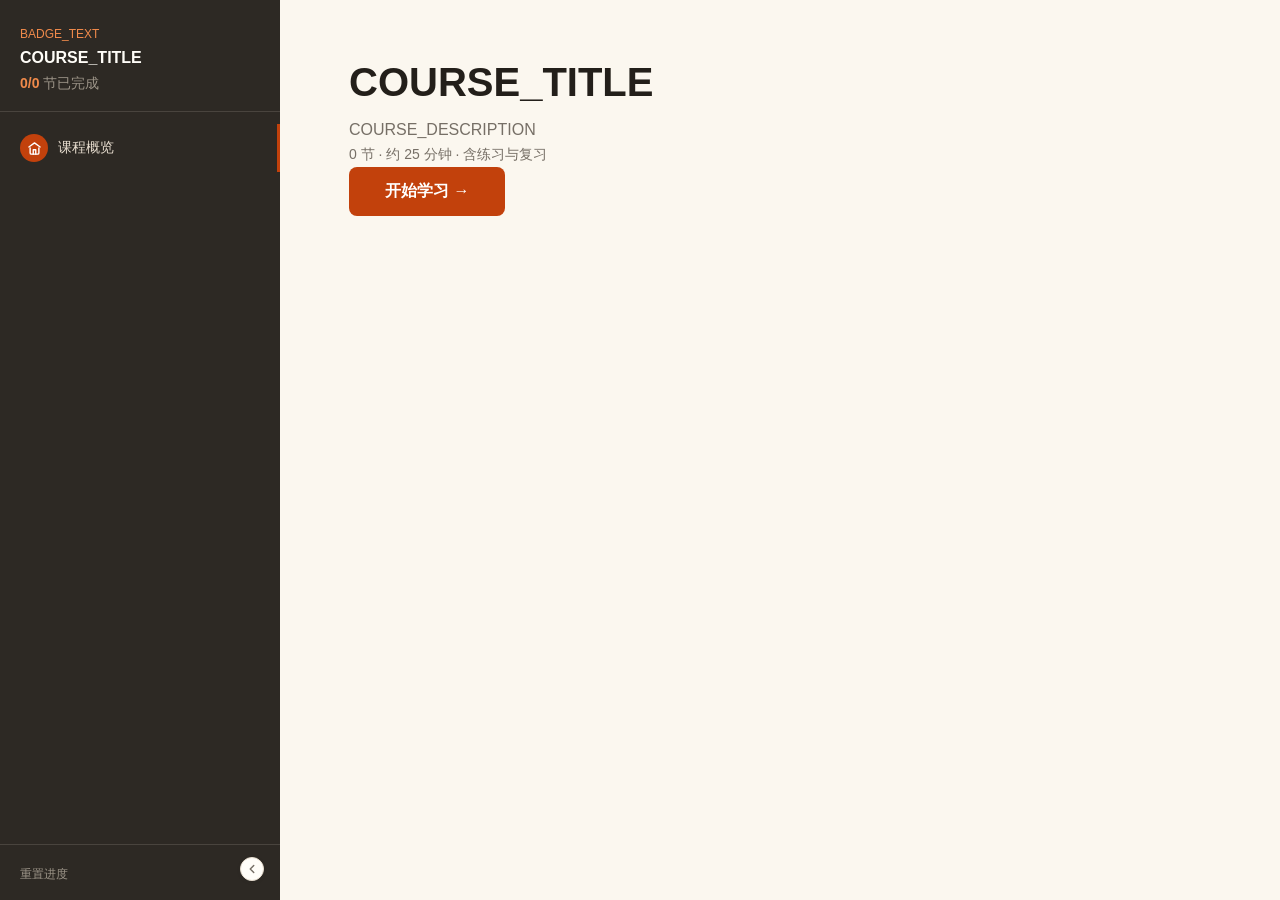
<file: assets/class-viewer/index.html>
<!DOCTYPE html>
<html lang="zh-CN">
<head>
  <meta charset="UTF-8">
  <meta name="viewport" content="width=device-width, initial-scale=1.0">
  <title></title>
  <link rel="stylesheet" href="styles.css">
</head>
<body>
  <div id="app">
    <input type="checkbox" id="sidebar-toggle" class="sidebar-toggle">
    <label for="sidebar-toggle" class="sidebar-toggle-label" aria-label="菜单">
      <span></span><span></span><span></span>
    </label>
    <div class="sidebar-overlay" onclick="document.getElementById('sidebar-toggle').checked=false"></div>
    <nav id="sidebar">
      <div id="back-link"></div>
      <div class="scroll-progress" id="scroll-progress" role="progressbar" aria-valuenow="0" aria-valuemin="0" aria-valuemax="100"></div>
      <div id="sidebar-header">
        <div id="course-badge"></div>
        <h2 id="sidebar-title"></h2>
        <div id="progress-summary">
          <span id="progress-count">0/0</span>
          <span id="progress-label">节已完成</span>
        </div>
      </div>
      <ul id="lesson-nav">
        <li class="nav-item" data-lesson="0">
          <span class="nav-number nav-special nav-home">
            <svg width="15" height="15" viewBox="0 0 24 24" fill="none" stroke="currentColor" stroke-width="2.2" stroke-linecap="round" stroke-linejoin="round"><path d="M3 9.5L12 3l9 6.5"/><path d="M5 11v8a2 2 0 002 2h10a2 2 0 002-2v-8"/><path d="M10 21v-7h4v7"/></svg>
          </span>
          <span class="nav-label">课程概览</span>
        </li>
      </ul>
      <div id="sidebar-footer">
        <a href="#" id="reset-progress">重置进度</a>
      </div>
    </nav>

    <button id="sidebar-toggle-btn" title="折叠侧栏">
      <svg width="14" height="14" viewBox="0 0 24 24" fill="none" stroke="currentColor" stroke-width="2.5" stroke-linecap="round" stroke-linejoin="round"><polyline points="15 18 9 12 15 6"/></svg>
    </button>

    <main id="main">
      <section id="overview" class="view active">
        <div id="hero">
          <h1></h1>
          <p id="hero-desc"></p>
          <div id="hero-meta">
            <span></span>
            <span>·</span>
            <span></span>
            <span>·</span>
            <span></span>
          </div>
          <button id="start-btn">开始学习 →</button>
        </div>
        <div id="lesson-cards"></div>
      </section>

      <section id="lesson-view" class="view">
        <div id="lesson-header">
          <div id="lesson-number"></div>
          <h2 id="lesson-title"></h2>
        </div>
        <div id="lesson-goal"></div>

        <div id="objectives-block">
          <h3>学习目标</h3>
          <ul id="objectives-list"></ul>
        </div>

        <div id="lesson-body"></div>

        <div id="flashcards-block">
          <h3>闪卡复习</h3>
          <p class="block-hint">点击卡片翻转查看答案</p>
          <div id="flashcards-container" class="flashcards-container"></div>
        </div>

        <div id="quiz-block">
          <h3>小测验</h3>
          <div id="quiz-container" class="quiz-container"></div>
        </div>

        <div id="sources-block">
          <h3>参考资料</h3>
          <div id="sources-container"></div>
        </div>

        <div id="lesson-nav-buttons">
          <button id="prev-btn" class="nav-btn">← 上一节</button>
          <button id="next-btn" class="nav-btn">下一节 →</button>
        </div>
      </section>
    </main>
  </div>
  <script src="data.js"></script>
  <script src="page.js"></script>
  <script src="script.js"></script>
</body>
</html>
</file>
<file: assets/class-viewer/styles.css>
/* class-viewer v1.0.0 */

/* Design tokens */
:root {
  --radius: 8px;
  --sidebar-w: 280px;
}

/* default theme (applied via :root and body.theme-default) */
:root, body.theme-default {
  --bg: #fbf7ef;
  --surface: #fffdf8;
  --text: #231f1a;
  --muted: #766f66;
  --border: #e8ded0;
  --primary: #2d2924;
  --accent: #c2410c;
  --accent-rgb: 194, 65, 12;
  --success: #15803d;
  --success-rgb: 21, 128, 61;
  --warning: #b45309;
  --warning-rgb: 181, 83, 9;
  --sidebar-fg: #e8ded0;
  --sidebar-muted: #9c9488;
  --sidebar-accent: #f08a4b;
  --sidebar-border: rgba(232,222,208,0.15);
}

body.theme-apple-blue {
  --bg: #f5f5f7;
  --surface: #ffffff;
  --text: #1d1d1f;
  --muted: #86868b;
  --border: #d2d2d7;
  --primary: #1d1d1f;
  --accent: #0071e3;
  --accent-rgb: 0, 113, 227;
  --success: #34c759;
  --success-rgb: 52, 199, 89;
  --warning: #ff9f0a;
  --warning-rgb: 255, 159, 10;
  --sidebar-fg: #d2d2d7;
  --sidebar-muted: #86868b;
  --sidebar-accent: #5e9eff;
  --sidebar-border: rgba(255,255,255,0.1);
}

/* Reset */
*, *::before, *::after { box-sizing: border-box; margin: 0; padding: 0; }

body {
  font-family: -apple-system, BlinkMacSystemFont, "Segoe UI", "Noto Sans SC", "PingFang SC", "Microsoft YaHei", sans-serif;
  background: var(--bg);
  color: var(--text);
  font-size: 1rem;
  line-height: 1.7;
  -webkit-font-smoothing: antialiased;
}

/* Layout */
#app { display: flex; min-height: 100vh; }

/* Sidebar */
#sidebar {
  width: var(--sidebar-w);
  background: var(--primary);
  color: var(--sidebar-fg);
  display: flex;
  flex-direction: column;
  position: fixed;
  top: 0; left: 0; bottom: 0;
  z-index: 10;
  overflow-y: auto;
  transition: transform 0.25s ease;
}

/* 由 COURSE.backLink 驱动；不配置时 #back-link 是空的，flex 列里占 0 高度 */
.back-link {
  display: block;
  padding: 12px 20px 8px;
  font-size: 13px;
  color: var(--sidebar-fg);
  text-decoration: none;
}

#sidebar-header {
  padding: 24px 20px 16px;
  border-bottom: 1px solid var(--sidebar-border);
}

#sidebar-toggle-btn {
  display: flex;
  align-items: center;
  justify-content: center;
  position: fixed;
  bottom: 19px;
  left: calc(var(--sidebar-w) - 40px);
  z-index: 40;
  width: 24px; height: 24px;
  background: var(--surface);
  border: 1px solid var(--border);
  border-radius: 50%;
  cursor: pointer;
  color: var(--muted);
  padding: 0;
  box-shadow: 0 1px 4px rgba(0,0,0,0.06);
  transition: left 0.25s ease, color 0.15s, border-color 0.15s;
}
#sidebar-toggle-btn:hover { border-color: var(--accent); color: var(--accent); }
#sidebar-toggle-btn svg { transition: transform 0.25s ease; }

.sidebar-hidden #sidebar-toggle-btn { left: 10px; }
.sidebar-hidden #sidebar-toggle-btn svg { transform: rotate(180deg); }

#course-badge {
  font-size: 0.75rem;
  text-transform: uppercase;
  color: var(--sidebar-accent);
}

#sidebar-title {
  font-size: 1rem;
  font-weight: 600;
  color: var(--surface);
}

#progress-summary { font-size: 0.875rem; color: var(--sidebar-muted); }
#progress-count { color: var(--sidebar-accent); font-weight: 600; }

.scroll-progress {
  display: none;
}

/* Nav items */
#lesson-nav {
  list-style: none;
  flex: 1;
  padding: 12px 0;
}

.nav-item {
  display: flex;
  align-items: center;
  gap: 10px;
  padding: 10px 20px;
  cursor: pointer;
  transition: background 0.15s;
  font-size: 0.875rem;
}
.nav-item:hover { background: rgba(255,255,255,0.06); }
/* 选中项已经有右侧竖条指示，悬停时不再叠一层背景 */
.nav-item.active { background: transparent; border-right: 3px solid var(--accent); }

.nav-number {
  width: 28px; height: 28px;
  border-radius: 50%;
  background: rgba(255,255,255,0.08);
  display: flex; align-items: center; justify-content: center;
  font-size: 0.875rem; font-weight: 600;
}

.nav-number.nav-special { background: var(--accent); color: #fff; }
.nav-item.completed .nav-number { background: var(--accent); color: #fff; }

/* Sidebar footer */
#sidebar-footer {
  padding: 14px 20px;
  border-top: 1px solid var(--sidebar-border);
}

#reset-progress {
  color: var(--sidebar-muted);
  font-size: 0.75rem;
  text-decoration: none;
}
#reset-progress:hover { color: var(--accent); }

/* Main */
#main {
  flex: 1;
  margin-left: var(--sidebar-w);
  min-height: 100vh;
  transition: margin-left 0.25s ease;
}

.sidebar-hidden #sidebar { transform: translateX(calc(var(--sidebar-w) * -1)); }
.sidebar-hidden #main { margin-left: 0; }

.view { display: none; padding: 48px 56px; max-width: 780px; }
.view.active { display: block; }

/* ── Overview ───────────────────────────────────────────── */
#hero { margin-bottom: 32px; }

#hero h1 {
  font-size: 2.5rem;
  font-weight: 700;
}

#hero-desc {
  color: var(--muted);
  max-width: 600px;
}

#hero-meta { font-size: 0.875rem; color: var(--muted); }

#start-btn {
  display: inline-block;
  background: var(--accent);
  color: #fff;
  border: none;
  padding: 14px 36px;
  font-size: 1rem;
  font-weight: 600;
  border-radius: var(--radius);
  cursor: pointer;
  transition: background 0.15s;
}
#start-btn:hover { filter: brightness(0.85); }

/* Lesson cards */
#lesson-cards {
  display: grid;
  grid-template-columns: repeat(auto-fill, minmax(320px, 1fr));
  gap: 16px;
}

.lesson-card {
  background: var(--surface);
  border: 1px solid var(--border);
  border-radius: var(--radius);
  padding: 20px 22px;
  cursor: pointer;
  transition: box-shadow 0.15s, border-color 0.15s;
}
.lesson-card:hover {
  border-color: var(--accent);
  box-shadow: 0 2px 12px rgba(0,0,0,0.06);
}

.lesson-card-number {
  font-size: 2rem;
  font-weight: 800;
  color: var(--accent);
  opacity: 0.25;
}

.lesson-card-title { font-weight: 600; }

.lesson-card-concepts {
  font-size: 0.875rem;
  color: var(--muted);
}

/* ── Lesson view ────────────────────────────────────────── */
#lesson-number {
  font-size: 5rem;
  font-weight: 800;
  color: var(--accent);
  opacity: 0.12;
  line-height: 0.8;
  pointer-events: none;
  user-select: none;
}

#lesson-title {
  font-size: 2.25rem;
  font-weight: 700;
}

#lesson-goal { color: var(--muted); }

/* ── Shared components ──────────────────────────────────── */
#lesson-body .ai-dialog-box,
#lesson-body .code-example-box,
#lesson-body .case-example-box,
.lesson-body .ai-dialog-box,
.lesson-body .code-example-box,
.lesson-body .case-example-box {
  background: var(--surface);
  border: 1px solid var(--border);
  border-radius: var(--radius);
  padding: 16px 18px;
  margin-bottom: 16px;
}

#lesson-body .ai-dialog-box .ai-dialog-label,
#lesson-body .code-example-box .code-example-label,
#lesson-body .case-example-box .case-example-label,
#lesson-body .insight-title,
.lesson-body .ai-dialog-box .ai-dialog-label,
.lesson-body .code-example-box .code-example-label,
.lesson-body .case-example-box .case-example-label,
.lesson-body .insight-title {
  display: block;
  font-weight: 700;
  color: var(--accent);
}

#objectives-block h3,
#flashcards-block h3,
#quiz-block h3,
.objectives-block h3,
.flashcards-block h3,
.quiz-block h3 {
  font-size: 1.25rem;
  font-weight: 600;
}

#flashcards-block,
#quiz-block,
.flashcards-block,
.quiz-block {
  margin-top: 32px;
  padding-top: 24px;
  border-top: 1px solid var(--border);
}

/* ── Objectives ─────────────────────────────────────────── */
#objectives-block,
.objectives-block { margin-top: 2rem; margin-bottom: 2rem; }

#objectives-list,
.objectives-list {
  list-style: none;
  display: flex;
  flex-direction: column;
  gap: 8px;
}

#objectives-list li,
.objectives-list li {
  padding-left: 20px;
  position: relative;
}

#objectives-list li::before,
.objectives-list li::before {
  content: "→";
  position: absolute;
  left: 0;
  color: var(--accent);
  font-weight: 600;
}

/* ── Lesson body ────────────────────────────────────────── */
#lesson-body,
.lesson-body { margin-bottom: 24px; }

#lesson-body p,
.lesson-body p { margin-bottom: 1rem; }

/* ai-dialog */
#lesson-body .ai-dialog-box .chat-msg,
.lesson-body .ai-dialog-box .chat-msg { margin-bottom: 10px; }
#lesson-body .ai-dialog-box .chat-msg:last-child,
.lesson-body .ai-dialog-box .chat-msg:last-child { margin-bottom: 0; }

#lesson-body .ai-dialog-box .chat-msg .role,
.lesson-body .ai-dialog-box .chat-msg .role {
  font-weight: 600;
  font-size: 0.75rem;
}
#lesson-body .ai-dialog-box .chat-msg .role.user,
#lesson-body .ai-dialog-box .chat-msg .role.ai,
.lesson-body .ai-dialog-box .chat-msg .role.user,
.lesson-body .ai-dialog-box .chat-msg .role.ai { color: var(--accent); }

#lesson-body .ai-dialog-box .chat-msg .msg-text,
.lesson-body .ai-dialog-box .chat-msg .msg-text {
  padding-left: 8px;
  border-left: 2px solid var(--border);
}

/* code-example */
#lesson-body .code-example-box pre,
.lesson-body .code-example-box pre {
  margin-top: 12px;
  overflow-x: auto;
}

#lesson-body .code-example-box code,
.lesson-body .code-example-box code {
  font-family: "SF Mono", "Fira Code", "Cascadia Code", Consolas, monospace;
  font-size: 0.875rem;
  white-space: pre;
}

/* case-example */
#lesson-body .case-example-box .case-example-scenario,
.lesson-body .case-example-box .case-example-scenario { margin-bottom: 10px; }

/* insight */
#lesson-body .insight,
.lesson-body .insight {
  display: flex;
  gap: 16px;
  background: var(--surface);
  border: 1px solid var(--border);
  border-left: 3px solid var(--accent);
  border-radius: var(--radius);
  padding: 16px 20px;
  margin-bottom: 1rem;
}

#lesson-body .insight-icon,
.lesson-body .insight-icon { font-size: 2rem; }
#lesson-body .insight-body,
.lesson-body .insight-body { flex: 1; }

/* ── Flashcards ─────────────────────────────────────────── */
#flashcards-block,
.flashcards-block { margin-bottom: 24px; }

.block-hint {
  font-size: 0.75rem;
  color: var(--muted);
}

#flashcards-container,
.flashcards-container {
  display: grid;
  grid-template-columns: repeat(auto-fill, minmax(280px, 1fr));
  gap: 12px;
}

.flashcard {
  height: 140px;
  perspective: 600px;
  cursor: pointer;
}

.flashcard-inner {
  width: 100%; height: 100%;
  position: relative;
  transition: transform 0.4s;
  transform-style: preserve-3d;
}
.flashcard.flipped .flashcard-inner { transform: rotateY(180deg); }

.flashcard-front, .flashcard-back {
  position: absolute;
  width: 100%; height: 100%;
  backface-visibility: hidden;
  border-radius: var(--radius);
  display: flex;
  align-items: center;
  justify-content: center;
  text-align: center;
  padding: 20px;
}

.flashcard-icon {
  position: absolute;
  top: 8px; right: 10px;
  font-size: 1rem;
  opacity: 0.5;
}

.flashcard-front {
  background: var(--surface);
  border: 1px solid var(--border);
  font-weight: 500;
}

.flashcard-back {
  background: var(--primary);
  color: #fffdf8;
  transform: rotateY(180deg);
}

.flashcard-back code {
  background: rgba(255,255,255,0.12);
  padding: 2px 6px;
  border-radius: 3px;
  font-size: 0.875rem;
}

/* ── Quiz ───────────────────────────────────────────────── */
#quiz-block,
.quiz-block { margin-bottom: 24px; }

.quiz-question { margin-bottom: 20px; }

.quiz-option {
  display: block;
  width: 100%;
  text-align: left;
  padding: 11px 16px;
  margin-bottom: 6px;
  background: var(--surface);
  border: 1px solid var(--border);
  border-radius: var(--radius);
  font-size: 1rem;
  cursor: pointer;
  transition: border-color 0.15s, background 0.15s;
}
.quiz-option:hover:not(.disabled) { border-color: var(--accent); }
.quiz-option.disabled { cursor: default; }

.quiz-option.correct {
  border-color: var(--success);
  background: rgba(var(--success-rgb), 0.08);
}
.quiz-option.incorrect {
  border-color: var(--accent);
  background: rgba(var(--accent-rgb), 0.08);
}
.quiz-option.show-correct {
  border-color: var(--success);
  background: rgba(var(--success-rgb), 0.06);
}

.quiz-feedback {
  font-size: 0.875rem;
  padding: 8px 14px;
  margin-top: 6px;
  border-radius: var(--radius);
  display: none;
}
.quiz-feedback.show { display: block; }
.quiz-feedback.correct-fb { background: rgba(var(--success-rgb), 0.08); }
.quiz-feedback.incorrect-fb { background: rgba(var(--accent-rgb), 0.08); }

/* ── Sources ────────────────────────────────────────────── */
#sources-block,
.sources-block { margin-bottom: 24px; }

#sources-block h3,
.sources-block h3 {
  font-size: 1rem;
  font-weight: 500;
  color: var(--muted);
}

.source-card {
  display: block;
  font-size: 0.75rem;
  color: var(--muted);
  text-decoration: none;
}
.source-card:hover { color: var(--accent); }
.source-card .source-label { font-weight: 500; }
.source-card .source-url { opacity: 0.7; margin-left: 4px; }

/* ── Lesson nav buttons ─────────────────────────────────── */
#lesson-nav-buttons {
  display: flex;
  justify-content: space-between;
  margin-top: 32px;
  padding-top: 24px;
  border-top: 1px solid var(--border);
}

.nav-btn {
  padding: 10px 24px;
  font-size: 1rem;
  background: var(--surface);
  border: 1px solid var(--border);
  border-radius: var(--radius);
  cursor: pointer;
  transition: border-color 0.15s, background 0.15s;
}
.nav-btn:hover { border-color: var(--accent); background: #fff; }
.nav-btn:disabled { opacity: 0.35; cursor: default; }

/* ── Final review ───────────────────────────────────────── */
.final-score {
  text-align: center;
  padding: 32px;
  background: var(--surface);
  border: 1px solid var(--border);
  border-radius: var(--radius);
}

.final-score .score-number {
  font-size: 3rem;
  font-weight: 700;
  color: var(--accent);
}

.final-score .score-label {
  font-size: 0.875rem;
  color: var(--muted);
}

/* ── Pattern cards (list-block) ─────────────────────────── */
.pattern-cards {
  display: grid;
  grid-template-columns: repeat(3, 1fr);
  gap: 12px;
  margin: 1.25rem 0;
}

.pattern-card {
  background: var(--surface);
  border: 1px solid var(--border);
  border-radius: var(--radius);
  padding: 20px;
}

.pattern-icon {
  width: 36px; height: 36px;
  border-radius: var(--radius);
  background: rgba(var(--accent-rgb), 0.06);
  display: flex; align-items: center; justify-content: center;
  font-size: 1.1rem;
}

.pattern-title { font-weight: 700; }

#lesson-body .pattern-desc,
.lesson-body .pattern-desc { margin: 0; }

/* ── Responsive ─────────────────────────────────────────── */
@media (max-width: 768px) {
  .sidebar-toggle-label {
    display: flex;
    flex-direction: column;
    justify-content: center;
    align-items: center;
    gap: 5px;
    position: fixed;
    top: 14px;
    left: 14px;
    z-index: 110;
    width: 40px;
    height: 40px;
    cursor: pointer;
    background: var(--primary);
    border-radius: var(--radius);
  }

  .sidebar-toggle-label span {
    display: block;
    width: 20px;
    height: 2px;
    background: var(--sidebar-fg);
    border-radius: 2px;
    transition: transform 0.25s, opacity 0.25s;
  }

  .sidebar-toggle:checked ~ .sidebar-toggle-label span:nth-child(1) {
    transform: translateY(7px) rotate(45deg);
  }
  .sidebar-toggle:checked ~ .sidebar-toggle-label span:nth-child(2) { opacity: 0; }
  .sidebar-toggle:checked ~ .sidebar-toggle-label span:nth-child(3) {
    transform: translateY(-7px) rotate(-45deg);
  }

  .sidebar-overlay {
    display: none;
    position: fixed;
    inset: 0;
    background: rgba(0,0,0,0.4);
    z-index: 20;
  }
  .sidebar-toggle:checked ~ .sidebar-overlay { display: block; }

  #sidebar {
    position: fixed;
    top: 0; left: 0; bottom: 0;
    width: 280px;
    z-index: 30;
    transform: translateX(-100%);
    transition: transform 0.3s ease;
    overflow-y: auto;
  }
  .sidebar-toggle:checked ~ #sidebar { transform: translateX(0); }

  #sidebar-header { padding: 18px 16px 12px; }
  #sidebar-title { font-size: 0.875rem; }
  #progress-summary { font-size: 0.75rem; }

  #lesson-nav { padding: 8px 0; }

  .nav-item { padding: 10px 16px; min-height: 44px; }
  .nav-number { width: 28px; height: 28px; font-size: 0.75rem; }
  #sidebar-footer { padding: 12px 16px; }

  #main { margin-left: 0; }
  .view { padding: 20px 16px 32px; max-width: 100%; }
  #sidebar-toggle-btn { display: none; }

  .sidebar-hidden #sidebar { transform: translateX(-100%); }
  .sidebar-toggle:checked ~ .sidebar-hidden #sidebar { transform: translateX(0); }

  /* Overview */
  #hero { margin-bottom: 24px; }
  #hero h1 { font-size: 1.5rem; }
  #hero-desc { font-size: 0.875rem; }
  #start-btn { padding: 12px 28px; width: 100%; text-align: center; }

  #lesson-cards { grid-template-columns: 1fr; gap: 10px; }
  .lesson-card { padding: 16px 18px; min-height: 44px; }
  .lesson-card-number { font-size: 1.5rem; }

  /* Lesson */
  #lesson-title { font-size: 1.5rem; }
  #lesson-number { font-size: 3rem; opacity: 0.1; }
  #lesson-goal { font-size: 0.875rem; }

  #objectives-block,
  .objectives-block { margin-bottom: 16px; }
  #objectives-block h3,
  .objectives-block h3 { font-size: 1rem; }
  #objectives-list li,
  .objectives-list li { font-size: 0.875rem; padding-left: 18px; }

  #lesson-body,
  .lesson-body { margin-bottom: 16px; }
  #lesson-body p,
  .lesson-body p { margin-bottom: 1rem; }
  #lesson-body .ai-dialog-box,
  .lesson-body .ai-dialog-box { padding: 12px 14px; }
  #lesson-body .ai-dialog-box .ai-dialog-label,
  #lesson-body .ai-dialog-box .chat-msg,
  .lesson-body .ai-dialog-box .ai-dialog-label,
  .lesson-body .ai-dialog-box .chat-msg { font-size: 0.875rem; }
  #lesson-body .ai-dialog-box .chat-msg .msg-text,
  .lesson-body .ai-dialog-box .chat-msg .msg-text { padding-left: 6px; }
  #lesson-body .code-example-box,
  .lesson-body .code-example-box { padding: 12px 14px; }
  #lesson-body .code-example-box .code-example-label,
  .lesson-body .code-example-box .code-example-label { font-size: 0.875rem; }
  #lesson-body .case-example-box,
  .lesson-body .case-example-box { padding: 12px 14px; }
  #lesson-body .case-example-box .case-example-label,
  #lesson-body .case-example-box .case-example-scenario,
  #lesson-body .case-example-box .case-example-analysis,
  .lesson-body .case-example-box .case-example-label,
  .lesson-body .case-example-box .case-example-scenario,
  .lesson-body .case-example-box .case-example-analysis { font-size: 0.875rem; }
  #lesson-body .insight,
  .lesson-body .insight { padding: 12px 14px; font-size: 0.875rem; }

  #flashcards-block,
  .flashcards-block { margin-bottom: 16px; }
  #flashcards-block h3,
  .flashcards-block h3 { font-size: 1rem; }
  #flashcards-container,
  .flashcards-container { grid-template-columns: 1fr; gap: 10px; }
  .flashcard { height: 120px; }
  .flashcard-front, .flashcard-back { font-size: 0.875rem; padding: 14px; }

  #quiz-block,
  .quiz-block { margin-bottom: 16px; }
  #quiz-block h3,
  .quiz-block h3 { font-size: 1rem; }
  .quiz-question { margin-bottom: 16px; }
  .quiz-option { font-size: 0.875rem; padding: 12px 14px; min-height: 44px; }
  .quiz-feedback { font-size: 0.875rem; }

  #sources-block,
  .sources-block { margin-bottom: 16px; }
  #sources-block h3,
  .sources-block h3 { font-size: 0.875rem; }

  #lesson-nav-buttons {
    margin-top: 24px; padding-top: 16px;
    position: sticky; bottom: 0;
    background: var(--bg); padding-bottom: 8px;
  }
  .nav-btn { padding: 10px 18px; font-size: 0.875rem; min-height: 44px; min-width: 44px; }

  .final-score { padding: 24px 16px; }
  .final-score .score-number { font-size: 2.5rem; }

  .pattern-cards { grid-template-columns: 1fr 1fr 1fr; gap: 8px; }
  .pattern-card { padding: 14px; }
  .pattern-title { font-size: 0.875rem; }
  .pattern-desc { font-size: 0.875rem; }
}

@media (max-width: 400px) {
  #hero h1 { font-size: 1.25rem; }
  #lesson-title { font-size: 1.25rem; }
  #lesson-number { font-size: 2.5rem; }
  .continuous-lesson .lesson-number { font-size: 3rem; }
  .continuous-lesson .lesson-title { font-size: 1.5rem; }
  .view { padding: 14px 12px 24px; }
  .flashcard { height: 110px; }
  .flashcard-front, .flashcard-back { font-size: 0.875rem; padding: 10px; }
  .lesson-card-number { font-size: 1.25rem; }
  .pattern-cards { grid-template-columns: 1fr; }
}

/* Continuous top navigation mode. Normal sidebar mode stays unchanged. */
.continuous-mode #lesson-view {
  display: none !important;
}

.continuous-mode #sidebar {
  top: 0;
  left: 0;
  right: 0;
  bottom: auto;
  width: auto;
  height: 56px;
  display: grid;
  grid-template-columns: 1fr auto 1fr;
  align-items: center;
  overflow: visible;
  background: var(--primary);
  backdrop-filter: blur(10px);
  box-shadow: 0 1px 2px rgba(0,0,0,0.04);
}

.continuous-mode #sidebar-header {
  display: contents;
  padding: 0;
  border-bottom: 0;
}

.continuous-mode #course-badge,
.continuous-mode #progress-summary,
.continuous-mode #sidebar-footer,
.continuous-mode #sidebar-toggle-btn,
.continuous-mode #lesson-nav .nav-item[data-lesson="0"] {
  display: none;
}

.continuous-mode #sidebar-title {
  position: absolute;
  left: 24px;
  top: 50%;
  transform: translateY(-50%);
  max-width: 280px;
  color: var(--sidebar-fg);
  white-space: nowrap;
  overflow: hidden;
  text-overflow: ellipsis;
}

.continuous-mode .scroll-progress {
  display: block;
  position: absolute;
  left: 0;
  top: 0;
  width: 0%;
  height: 3px;
  background: var(--accent);
  z-index: 2;
  transition: width 0.08s linear;
}

.continuous-mode #main,
.continuous-mode.sidebar-hidden #main {
  margin-left: 0;
}

.continuous-mode .view {
  display: block;
  max-width: 940px;
  min-height: 100vh;
  margin: 0 auto;
}

.continuous-mode #overview {
  scroll-margin-top: 72px;
  padding-top: 96px;
}

.continuous-lesson {
  position: relative;
  scroll-margin-top: 72px;
  padding-top: 112px;
  padding-bottom: 88px;
}

.continuous-lesson::before {
  content: "";
  position: absolute;
  z-index: -1;
  inset: 0 50%;
  margin-left: -50vw;
  margin-right: -50vw;
  background: transparent;
}

.continuous-lesson:nth-of-type(odd)::before {
  background: rgba(0,0,0,0.02);
}

.continuous-lesson .lesson-header {
  margin-bottom: 1rem;
}

.continuous-lesson .lesson-number {
  color: var(--accent);
  opacity: 0.16;
  font-size: clamp(4.5rem, 14vw, 8rem);
  font-weight: 800;
  line-height: 0.85;
  margin-bottom: -0.25em;
}

.continuous-lesson .lesson-title {
  font-size: clamp(2rem, 5vw, 3.5rem);
  font-weight: 800;
  line-height: 1.08;
}

.continuous-lesson .lesson-goal {
  margin-top: 1rem;
  color: var(--muted);
  font-size: 1.1rem;
}

.continuous-lesson .objectives-block,
.continuous-lesson .flashcards-block,
.continuous-lesson .quiz-block,
.continuous-lesson .sources-block {
  margin-top: 2rem;
}

.continuous-lesson .objectives-block h3,
.continuous-lesson .flashcards-block h3,
.continuous-lesson .quiz-block h3,
.continuous-lesson .sources-block h3 {
  font-size: 1.25rem;
}

.continuous-lesson .flashcards-container {
  display: grid;
  grid-template-columns: repeat(2, minmax(0, 1fr));
  gap: 1rem;
}

.continuous-lesson .flashcard {
  min-height: 150px;
}

.continuous-lesson .flashcard-front {
  background: var(--surface);
  color: var(--text);
  border: 1px solid var(--border);
}

.continuous-lesson .flashcard-back {
  background: #1e1e2e;
  color: #f4f1eb;
  border: 1px solid #1e1e2e;
  box-shadow: 0 8px 24px rgba(0,0,0,0.16);
}

.continuous-lesson .flashcard-back .flashcard-icon {
  opacity: 0.85;
}

.continuous-mode #lesson-nav {
  grid-column: 2;
  display: flex;
  justify-content: center;
  gap: 0.35rem;
  padding: 0;
}

.continuous-mode .nav-item {
  width: 18px;
  height: 18px;
  padding: 0;
  border-radius: 50%;
  justify-content: center;
  position: relative;
}
.continuous-mode .nav-item.active { border-right: none; }

.continuous-mode .nav-item .nav-label {
  display: none;
}

.continuous-mode .nav-number {
  width: 10px;
  height: 10px;
  min-width: 10px;
  border-radius: 50%;
  border: 2px solid var(--sidebar-muted);
  background: transparent;
  color: transparent;
  font-size: 0;
}

.continuous-mode .nav-number svg {
  display: none;
}

.continuous-mode .nav-item.active .nav-number,
.continuous-mode .nav-item.visited .nav-number,
.continuous-mode .nav-number.nav-special {
  background: var(--accent);
  border-color: var(--accent);
  box-shadow: 0 0 0 4px rgba(var(--accent-rgb), 0.12);
}

.continuous-mode .nav-item::after {
  content: attr(data-title);
  position: absolute;
  top: calc(100% + 9px);
  left: 50%;
  transform: translateX(-50%);
  white-space: nowrap;
  background: var(--primary);
  color: var(--sidebar-fg);
  padding: 0.25rem 0.55rem;
  border-radius: var(--radius);
  font-size: 0.75rem;
  opacity: 0;
  pointer-events: none;
  transition: opacity 0.15s ease;
}

.continuous-mode .nav-item:hover::after {
  opacity: 1;
}

@media (max-width: 768px) {
  .continuous-mode #sidebar {
    left: 0;
    width: auto;
    transform: none;
  }

  .continuous-mode #sidebar-title {
    display: none;
  }

  .continuous-lesson {
    padding-top: 84px;
    padding-bottom: 48px;
  }

  .continuous-lesson .flashcards-container {
    grid-template-columns: 1fr;
  }
}

/* ── Codebase blocks: context, code-translation, actor-chat, flow, architecture, debug-case ── */
.context-box,
.translation-box,
.actor-chat-box,
.flow-box,
.architecture-box,
.debug-case-box {
  margin: 1.25rem 0;
  padding: 1.25rem;
  background: var(--surface);
  border: 1px solid var(--border);
  border-radius: var(--radius);
}

.context-label,
.translation-title,
.actor-chat-label,
.flow-label,
.debug-label {
  color: var(--accent);
  font-weight: 700;
  font-size: 0.875rem;
}

.context-title {
  font-size: 1.25rem;
  font-weight: 700;
  margin-top: 0.25rem;
}

.context-summary {
  margin-top: 0.5rem;
}

.context-path,
.translation-file {
  color: var(--muted);
  font-family: ui-monospace, SFMono-Regular, Menlo, Monaco, Consolas, monospace;
  font-size: 0.875rem;
}

.context-tags {
  display: flex;
  flex-wrap: wrap;
  gap: 0.5rem;
  margin-top: 0.75rem;
}

.context-tag {
  border: 1px solid var(--border);
  border-radius: 999px;
  padding: 0.125rem 0.625rem;
  color: var(--muted);
  font-size: 0.75rem;
}

.translation-grid {
  display: grid;
  grid-template-columns: minmax(0, 1.1fr) minmax(0, 0.9fr);
  gap: 1rem;
  margin-top: 0.75rem;
}

.translation-code {
  background: #1e1e2e;
  color: #cdd6f4;
  border-radius: var(--radius);
  padding: 1rem;
  overflow: auto;
}

.translation-code pre {
  margin: 0;
  white-space: pre-wrap;
}

.translation-panel-label {
  font-size: 0.75rem;
  color: var(--muted);
  margin-bottom: 0.5rem;
  text-transform: uppercase;
}

.translation-explain p,
.debug-row {
  margin: 0.5rem 0;
}

.actor-chat-controls,
.flow-controls {
  display: flex;
  flex-wrap: wrap;
  align-items: center;
  gap: 0.5rem;
  margin-top: 1rem;
}

.mini-btn {
  border: 0;
  border-radius: 8px;
  background: var(--accent);
  color: #fff;
  padding: 0.5rem 0.8rem;
  font-weight: 700;
  cursor: pointer;
}

.mini-btn:hover { filter: brightness(0.9); }
.mini-btn.secondary {
  background: rgba(var(--accent-rgb), 0.1);
  color: var(--accent);
}

.mini-progress,
.flow-status {
  color: var(--muted);
  font-size: 0.875rem;
}

.actor-message {
  display: grid;
  grid-template-columns: 8rem 1fr;
  gap: 0.75rem;
  padding: 0.75rem 0;
  border-top: 1px solid var(--border);
}

.actor-name {
  font-weight: 700;
  color: var(--accent);
}

.flow-nodes,
.architecture-grid {
  display: grid;
  grid-template-columns: repeat(auto-fit, minmax(140px, 1fr));
  gap: 0.75rem;
  margin-top: 0.75rem;
}

.flow-node,
.architecture-card {
  padding: 0.875rem;
  border: 1px solid var(--border);
  border-radius: var(--radius);
  background: rgba(var(--accent-rgb), 0.03);
}

.flow-node {
  transition: transform 0.18s ease, border-color 0.18s ease, box-shadow 0.18s ease;
}

.flow-node.active {
  border-color: var(--accent);
  box-shadow: 0 0 0 4px rgba(var(--accent-rgb), 0.1);
  transform: translateY(-2px);
}

.flow-node.target {
  border-color: #2a7b9b;
  box-shadow: 0 0 0 4px rgba(42,123,155,0.1);
}

.flow-steps {
  margin: 0.75rem 0 0;
  padding-left: 1.25rem;
}
.flow-steps li { margin: 0.25rem 0; color: var(--muted); }
.flow-steps li.active {
  color: var(--accent);
  font-weight: 700;
}

.architecture-title { font-weight: 700; }
.architecture-desc { color: var(--muted); margin: 0.25rem 0 0; }

.architecture-edges,
.debug-files {
  display: flex;
  flex-wrap: wrap;
  gap: 0.5rem;
  margin-top: 0.75rem;
}

.architecture-edge,
.debug-files code {
  background: rgba(var(--accent-rgb), 0.08);
  border-radius: var(--radius);
  padding: 0.25rem 0.5rem;
  font-size: 0.875rem;
}

@media (max-width: 768px) {
  .translation-grid,
  .actor-message,
  .continuous-lesson .flashcards-container {
    grid-template-columns: 1fr;
  }
}
</file>
